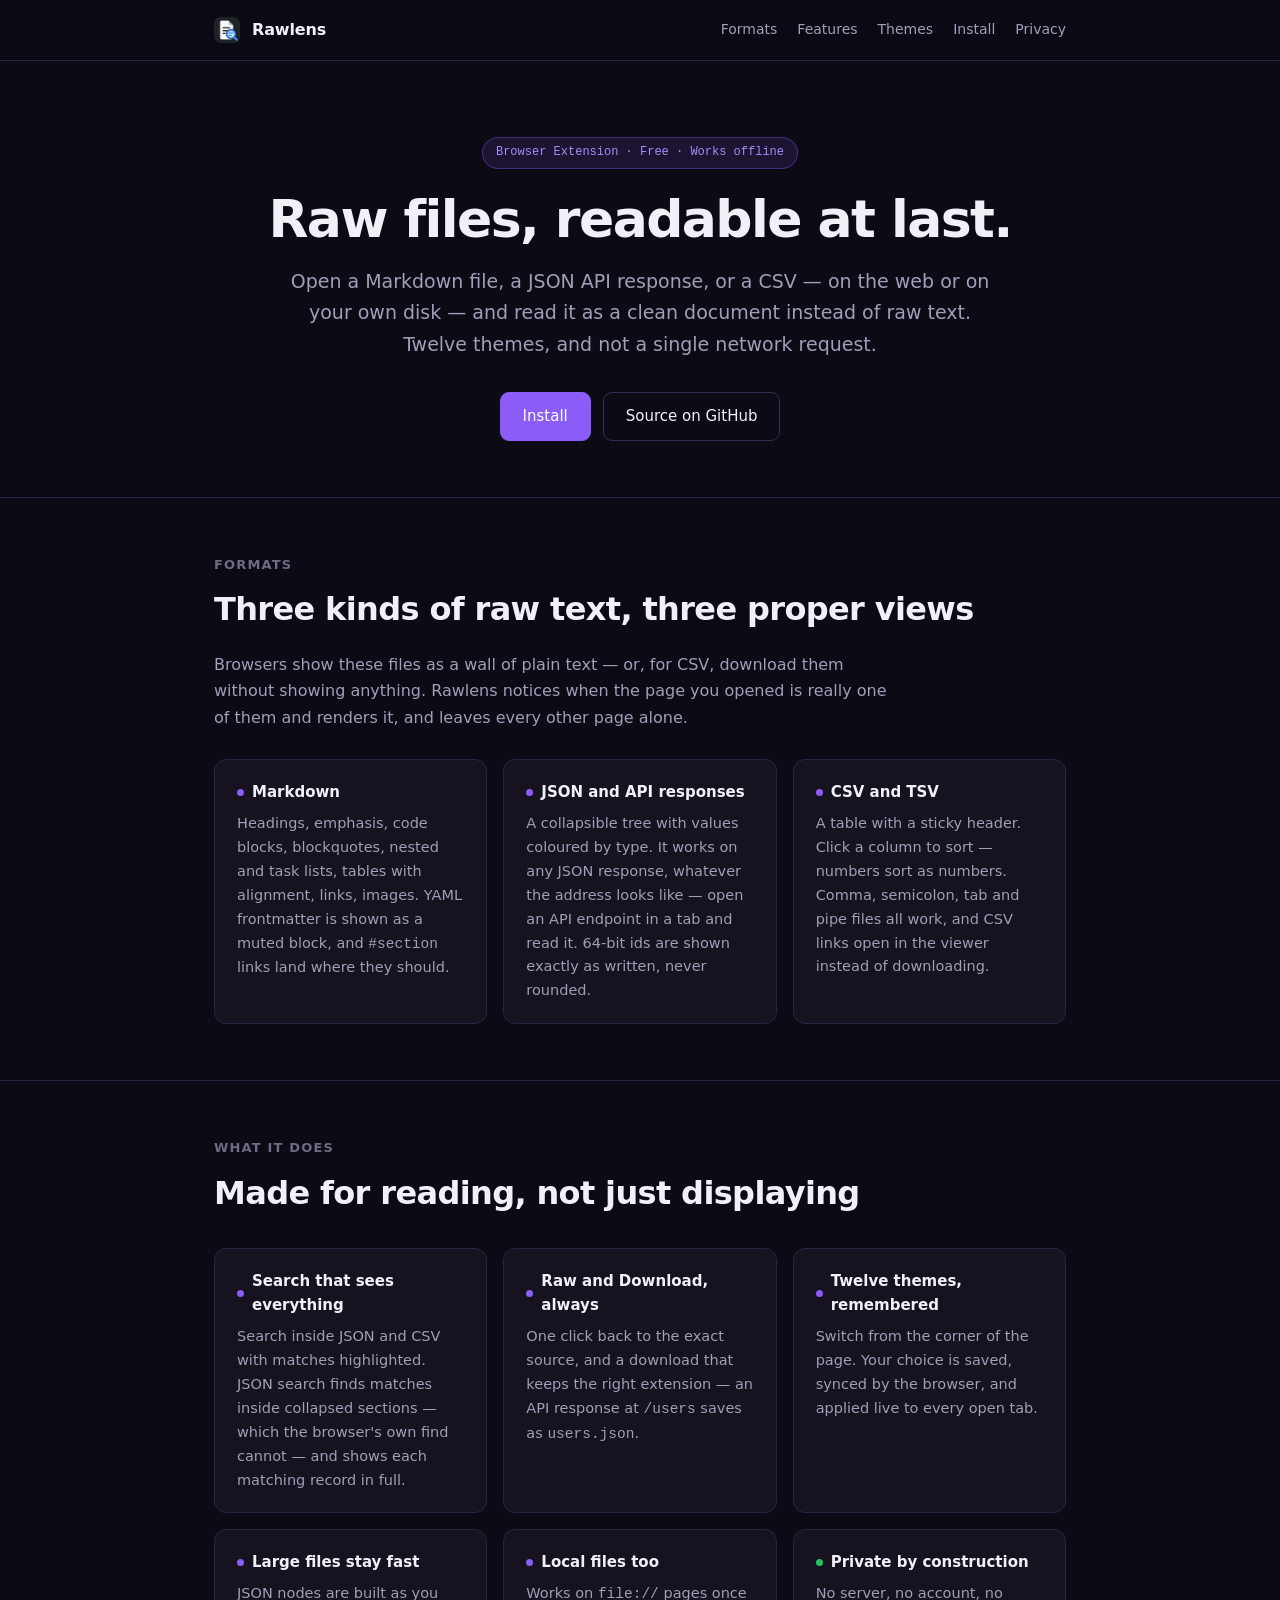
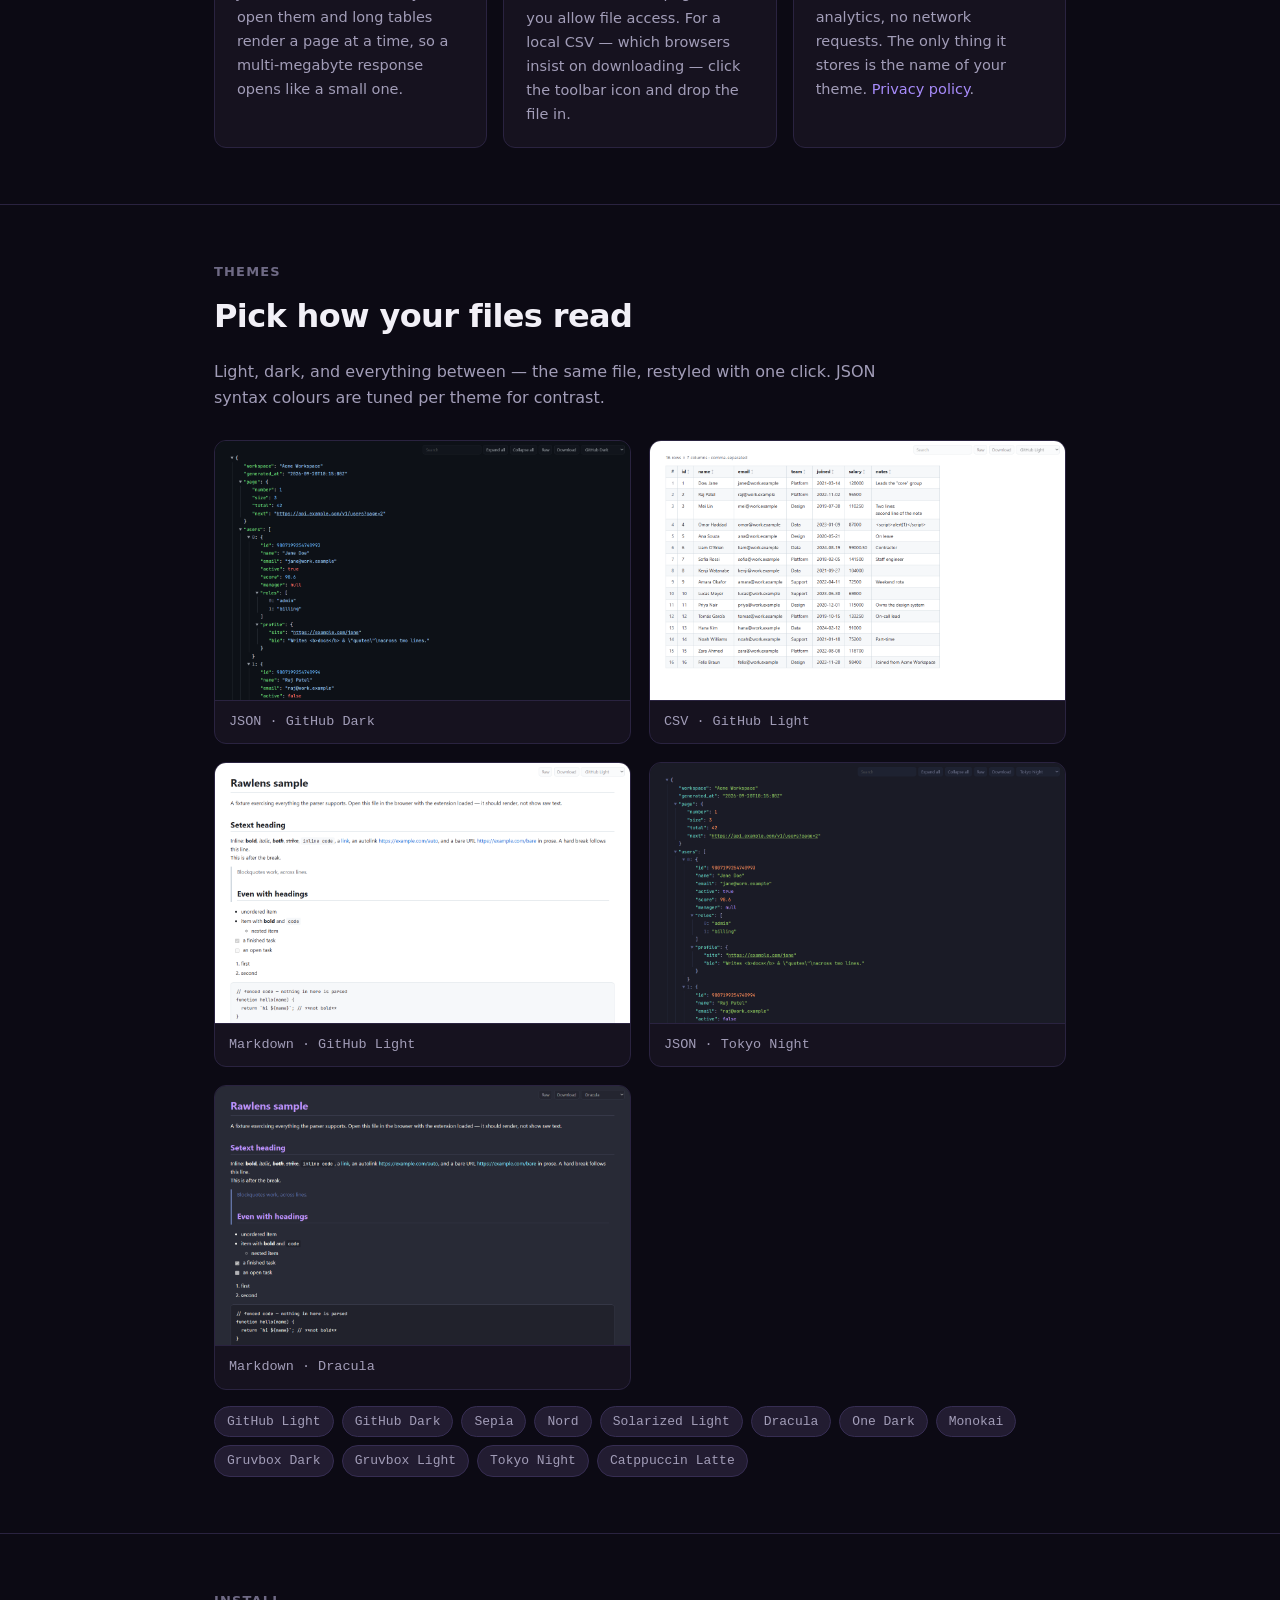
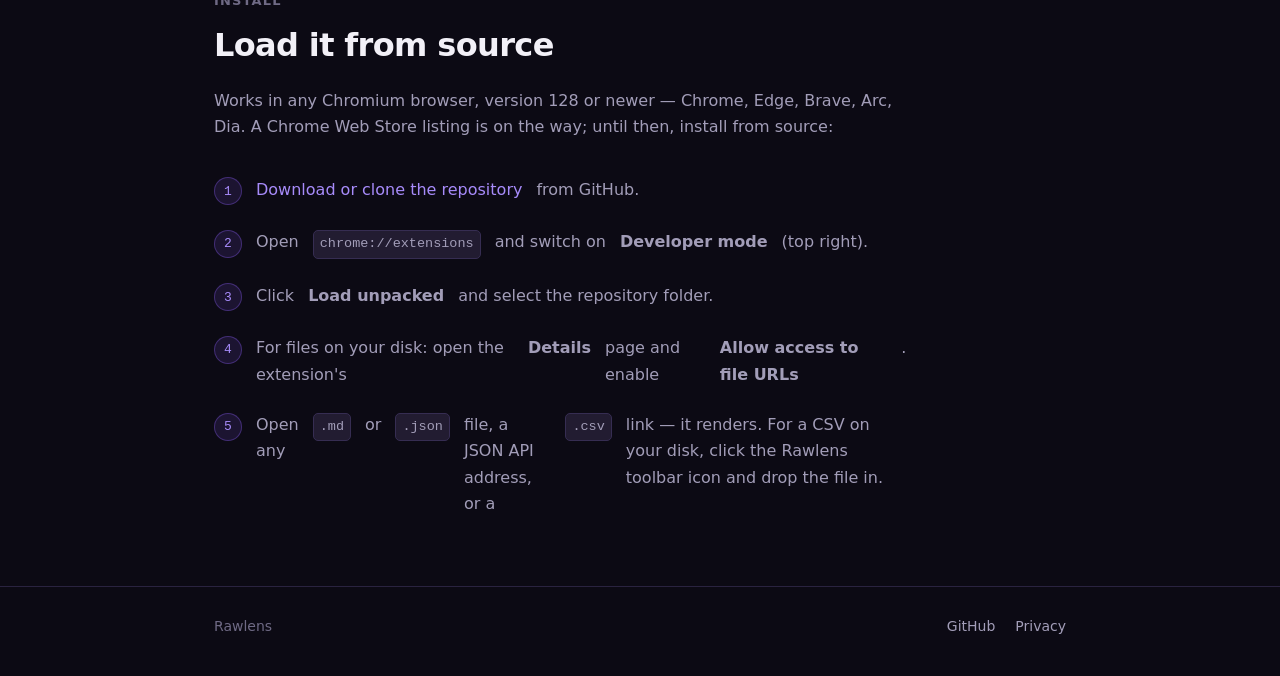
<file: index.html>
<!DOCTYPE html>
<html lang="en">
<head>
<meta charset="utf-8">
<meta name="viewport" content="width=device-width, initial-scale=1">
<title>Rawlens — Markdown, JSON &amp; CSV Viewer for your browser</title>
<meta name="description" content="A browser extension that opens Markdown, JSON (files and API responses) and CSV as clean, readable documents instead of raw text. Twelve themes. Works offline; nothing leaves your computer.">
<link rel="canonical" href="https://rawlens.kryl.dev/">
<meta property="og:title" content="Rawlens — Markdown, JSON &amp; CSV Viewer">
<meta property="og:description" content="Raw files, readable at last. Markdown, JSON and CSV rendered in your browser — nothing leaves your computer.">
<meta property="og:image" content="https://rawlens.kryl.dev/shots/screenshot-2-json-github-dark.png">
<meta property="og:url" content="https://rawlens.kryl.dev/">
<link rel="icon" href="favicon.svg" type="image/svg+xml">
<link rel="icon" href="favicon.png" type="image/png">
<link rel="stylesheet" href="style.css">
</head>
<body>

<header class="site">
  <div class="wrap">
    <img src="favicon.png" alt="">
    <span class="name">Rawlens</span>
    <nav>
      <a href="#formats">Formats</a>
      <a href="#features">Features</a>
      <a href="#themes">Themes</a>
      <a href="#install">Install</a>
      <a href="privacy.html">Privacy</a>
    </nav>
  </div>
</header>

<div class="wrap hero">
  <span class="badge">Browser Extension &middot; Free &middot; Works offline</span>
  <h1>Raw files, readable at last.</h1>
  <p class="lead">
    Open a Markdown file, a JSON API response, or a CSV — on the web or on your
    own disk — and read it as a clean document instead of raw text. Twelve
    themes, and not a single network request.
  </p>
  <div class="cta">
    <a class="btn primary" href="#install">Install</a>
    <a class="btn" href="https://github.com/CaptaiN785/rawlens">Source on GitHub</a>
  </div>
</div>

<section id="formats">
  <div class="wrap">
    <h2>Formats</h2>
    <h3 class="title">Three kinds of raw text, three proper views</h3>
    <p>
      Browsers show these files as a wall of plain text — or, for CSV, download
      them without showing anything. Rawlens notices when the page you opened
      is really one of them and renders it, and leaves every other page alone.
    </p>

    <div class="grid">
      <div class="card">
        <h4><span class="dot"></span>Markdown</h4>
        <p>Headings, emphasis, code blocks, blockquotes, nested and task lists,
           tables with alignment, links, images. YAML frontmatter is shown as a
           muted block, and <code>#section</code> links land where they should.</p>
      </div>
      <div class="card">
        <h4><span class="dot"></span>JSON and API responses</h4>
        <p>A collapsible tree with values coloured by type. It works on any JSON
           response, whatever the address looks like — open an API endpoint in a
           tab and read it. 64-bit ids are shown exactly as written, never rounded.</p>
      </div>
      <div class="card">
        <h4><span class="dot"></span>CSV and TSV</h4>
        <p>A table with a sticky header. Click a column to sort — numbers sort
           as numbers. Comma, semicolon, tab and pipe files all work, and CSV
           links open in the viewer instead of downloading.</p>
      </div>
    </div>
  </div>
</section>

<section id="features">
  <div class="wrap">
    <h2>What it does</h2>
    <h3 class="title">Made for reading, not just displaying</h3>

    <div class="grid">
      <div class="card">
        <h4><span class="dot"></span>Search that sees everything</h4>
        <p>Search inside JSON and CSV with matches highlighted. JSON search
           finds matches inside collapsed sections — which the browser's own
           find cannot — and shows each matching record in full.</p>
      </div>
      <div class="card">
        <h4><span class="dot"></span>Raw and Download, always</h4>
        <p>One click back to the exact source, and a download that keeps the
           right extension — an API response at <code>/users</code> saves as
           <code>users.json</code>.</p>
      </div>
      <div class="card">
        <h4><span class="dot"></span>Twelve themes, remembered</h4>
        <p>Switch from the corner of the page. Your choice is saved, synced by
           the browser, and applied live to every open tab.</p>
      </div>
      <div class="card">
        <h4><span class="dot"></span>Large files stay fast</h4>
        <p>JSON nodes are built as you open them and long tables render a page
           at a time, so a multi-megabyte response opens like a small one.</p>
      </div>
      <div class="card">
        <h4><span class="dot"></span>Local files too</h4>
        <p>Works on <code>file://</code> pages once you allow file access. For a
           local CSV — which browsers insist on downloading — click the toolbar
           icon and drop the file in.</p>
      </div>
      <div class="card">
        <h4><span class="dot green"></span>Private by construction</h4>
        <p>No server, no account, no analytics, no network requests. The only
           thing it stores is the name of your theme.
           <a href="privacy.html">Privacy policy</a>.</p>
      </div>
    </div>
  </div>
</section>

<section id="themes">
  <div class="wrap">
    <h2>Themes</h2>
    <h3 class="title">Pick how your files read</h3>
    <p>
      Light, dark, and everything between — the same file, restyled with one
      click. JSON syntax colours are tuned per theme for contrast.
    </p>

    <div class="gallery">
      <figure>
        <img src="shots/screenshot-2-json-github-dark.png" alt="A JSON API response rendered as a collapsible tree in the GitHub Dark theme" loading="lazy">
        <figcaption>JSON &middot; GitHub Dark</figcaption>
      </figure>
      <figure>
        <img src="shots/screenshot-3-csv-github-light.png" alt="A CSV file rendered as a sortable table in the GitHub Light theme" loading="lazy">
        <figcaption>CSV &middot; GitHub Light</figcaption>
      </figure>
      <figure>
        <img src="shots/screenshot-1-markdown-github-light.png" alt="A Markdown document rendered in the GitHub Light theme" loading="lazy">
        <figcaption>Markdown &middot; GitHub Light</figcaption>
      </figure>
      <figure>
        <img src="shots/screenshot-5-json-tokyo-night.png" alt="A JSON document rendered in the Tokyo Night theme" loading="lazy">
        <figcaption>JSON &middot; Tokyo Night</figcaption>
      </figure>
      <figure>
        <img src="shots/screenshot-4-markdown-dracula.png" alt="A Markdown document rendered in the Dracula theme" loading="lazy">
        <figcaption>Markdown &middot; Dracula</figcaption>
      </figure>
    </div>

    <div class="theme-list">
      <span>GitHub Light</span><span>GitHub Dark</span><span>Sepia</span>
      <span>Nord</span><span>Solarized Light</span><span>Dracula</span>
      <span>One Dark</span><span>Monokai</span><span>Gruvbox Dark</span>
      <span>Gruvbox Light</span><span>Tokyo Night</span><span>Catppuccin Latte</span>
    </div>
  </div>
</section>

<section id="install">
  <div class="wrap">
    <h2>Install</h2>
    <h3 class="title">Load it from source</h3>
    <p>
      Works in any Chromium browser, version 128 or newer — Chrome, Edge, Brave,
      Arc, Dia. A Chrome Web Store listing is on the way; until then, install
      from source:
    </p>

    <ol class="steps">
      <li><a href="https://github.com/CaptaiN785/rawlens">Download or clone the repository</a> from GitHub.</li>
      <li>Open <code>chrome://extensions</code> and switch on <strong>Developer mode</strong> (top right).</li>
      <li>Click <strong>Load unpacked</strong> and select the repository folder.</li>
      <li>For files on your disk: open the extension's <strong>Details</strong> page and enable
          <strong>Allow access to file URLs</strong>.</li>
      <li>Open any <code>.md</code> or <code>.json</code> file, a JSON API address, or a <code>.csv</code> link — it renders.
          For a CSV on your disk, click the Rawlens toolbar icon and drop the file in.</li>
    </ol>
  </div>
</section>

<footer class="site">
  <div class="wrap">
    <span>Rawlens</span>
    <span class="spacer"></span>
    <a href="https://github.com/CaptaiN785/rawlens">GitHub</a>
    <a href="privacy.html">Privacy</a>
  </div>
</footer>

</body>
</html>
</file>
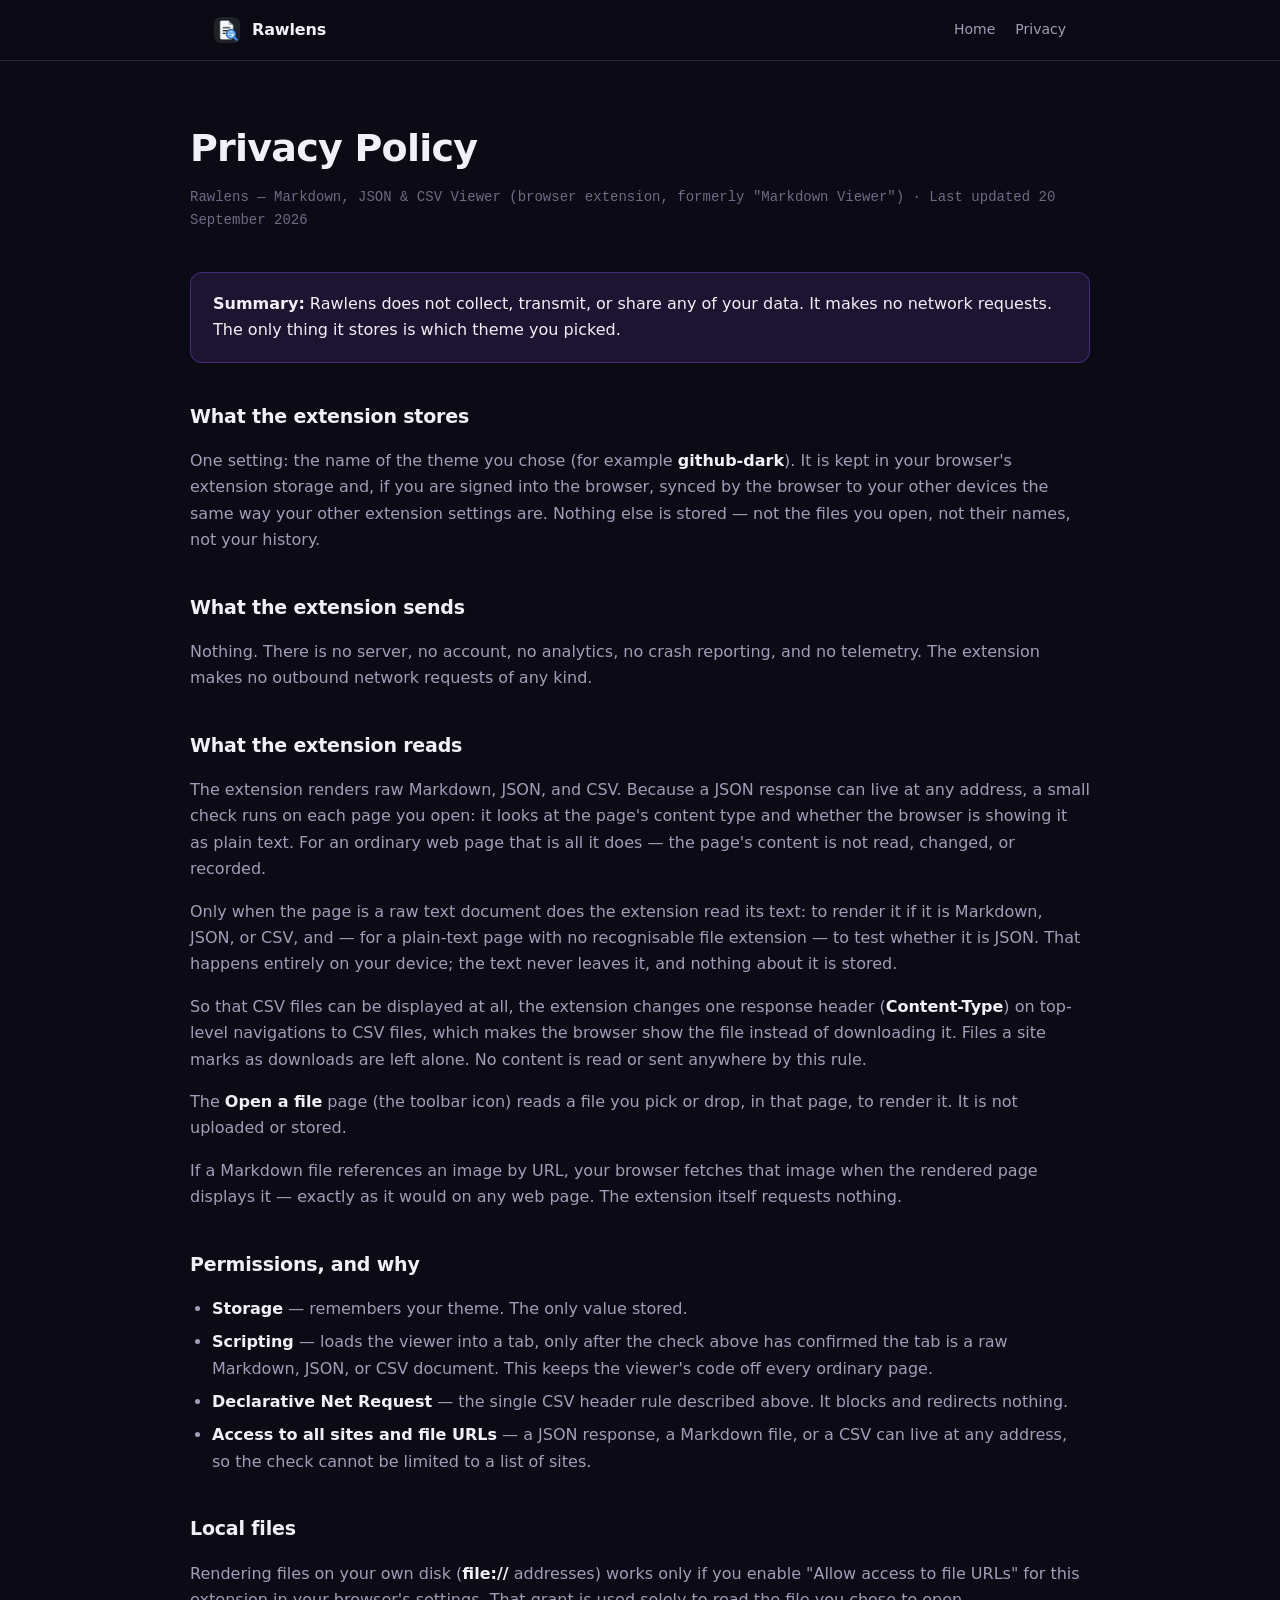
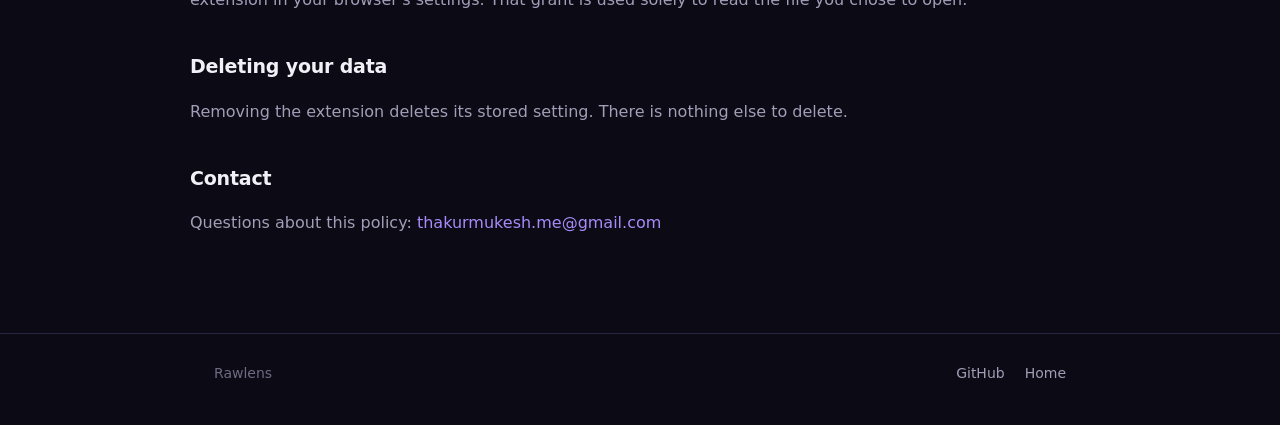
<file: privacy.html>
<!DOCTYPE html>
<html lang="en">
<head>
<meta charset="utf-8">
<meta name="viewport" content="width=device-width, initial-scale=1">
<title>Privacy Policy — Rawlens</title>
<meta name="description" content="Privacy policy for the Rawlens browser extension (Markdown, JSON &amp; CSV viewer). No data is collected or transmitted; the extension makes no network requests.">
<link rel="canonical" href="https://rawlens.kryl.dev/privacy.html">
<link rel="icon" href="favicon.svg" type="image/svg+xml">
<link rel="icon" href="favicon.png" type="image/png">
<link rel="stylesheet" href="style.css">
</head>
<body>

<header class="site">
  <div class="wrap">
    <img src="favicon.png" alt="">
    <span class="name">Rawlens</span>
    <nav>
      <a href="index.html">Home</a>
      <a href="privacy.html">Privacy</a>
    </nav>
  </div>
</header>

<div class="wrap prose">

  <h1>Privacy Policy</h1>
  <p class="updated">Rawlens — Markdown, JSON &amp; CSV Viewer (browser extension, formerly "Markdown Viewer") &middot; Last updated 20 September 2026</p>

  <div class="callout">
    <p>
      <strong>Summary:</strong> Rawlens does not collect, transmit, or share any of
      your data. It makes no network requests. The only thing it stores is which
      theme you picked.
    </p>
  </div>

  <h2>What the extension stores</h2>
  <p>
    One setting: the name of the theme you chose (for example
    <strong>github-dark</strong>). It is kept in your browser's extension storage and,
    if you are signed into the browser, synced by the browser to your other devices the
    same way your other extension settings are. Nothing else is stored — not the files
    you open, not their names, not your history.
  </p>

  <h2>What the extension sends</h2>
  <p>
    Nothing. There is no server, no account, no analytics, no crash reporting, and no
    telemetry. The extension makes no outbound network requests of any kind.
  </p>

  <h2>What the extension reads</h2>
  <p>
    The extension renders raw Markdown, JSON, and CSV. Because a JSON response can live
    at any address, a small check runs on each page you open: it looks at the page's
    content type and whether the browser is showing it as plain text. For an ordinary
    web page that is all it does — the page's content is not read, changed, or recorded.
  </p>
  <p>
    Only when the page is a raw text document does the extension read its text: to
    render it if it is Markdown, JSON, or CSV, and — for a plain-text page with no
    recognisable file extension — to test whether it is JSON. That happens entirely on
    your device; the text never leaves it, and nothing about it is stored.
  </p>
  <p>
    So that CSV files can be displayed at all, the extension changes one response header
    (<strong>Content-Type</strong>) on top-level navigations to CSV files, which makes
    the browser show the file instead of downloading it. Files a site marks as downloads
    are left alone. No content is read or sent anywhere by this rule.
  </p>
  <p>
    The <strong>Open a file</strong> page (the toolbar icon) reads a file you pick or
    drop, in that page, to render it. It is not uploaded or stored.
  </p>
  <p>
    If a Markdown file references an image by URL, your browser fetches that image when
    the rendered page displays it — exactly as it would on any web page. The extension
    itself requests nothing.
  </p>

  <h2>Permissions, and why</h2>
  <ul>
    <li><strong>Storage</strong> — remembers your theme. The only value stored.</li>
    <li><strong>Scripting</strong> — loads the viewer into a tab, only after the check
        above has confirmed the tab is a raw Markdown, JSON, or CSV document. This keeps
        the viewer's code off every ordinary page.</li>
    <li><strong>Declarative Net Request</strong> — the single CSV header rule described
        above. It blocks and redirects nothing.</li>
    <li><strong>Access to all sites and file URLs</strong> — a JSON response, a Markdown
        file, or a CSV can live at any address, so the check cannot be limited to a list
        of sites.</li>
  </ul>

  <h2>Local files</h2>
  <p>
    Rendering files on your own disk (<strong>file://</strong> addresses) works only if
    you enable "Allow access to file URLs" for this extension in your browser's
    settings. That grant is used solely to read the file you chose to open.
  </p>

  <h2>Deleting your data</h2>
  <p>
    Removing the extension deletes its stored setting. There is nothing else to delete.
  </p>

  <h2>Contact</h2>
  <p>
    Questions about this policy: <a href="mailto:thakurmukesh.me@gmail.com">thakurmukesh.me@gmail.com</a>
  </p>

</div>

<footer class="site">
  <div class="wrap">
    <span>Rawlens</span>
    <span class="spacer"></span>
    <a href="https://github.com/CaptaiN785/rawlens">GitHub</a>
    <a href="index.html">Home</a>
  </div>
</footer>

</body>
</html>
</file>
<file: style.css>
:root {
  --bg:            #0c0a14;
  --bg-2:          #131022;
  --surface:       #16121f;
  --surface-2:     #221c31;
  --border:        #2a2340;
  --border-2:      #362d52;
  --accent:        #8b5cf6;
  --accent-light:  #a78bfa;
  --accent-dim:    rgba(139, 92, 246, .13);
  --accent-border: rgba(139, 92, 246, .35);
  --text:          #f2f0f7;
  --text-2:        #a29db8;
  --text-3:        #6f6a85;
  --green:         #22c55e;
  --mono:          ui-monospace, SFMono-Regular, "JetBrains Mono", Menlo, monospace;
  --body:          system-ui, -apple-system, "Segoe UI", Roboto, sans-serif;
}

* { box-sizing: border-box; }

html { scroll-behavior: smooth; }
@media (prefers-reduced-motion: reduce) { html { scroll-behavior: auto; } }

body {
  margin: 0;
  background: var(--bg);
  color: var(--text);
  font-family: var(--body);
  font-size: 16px;
  line-height: 1.65;
  -webkit-font-smoothing: antialiased;
}

.wrap { max-width: 900px; margin: 0 auto; padding: 0 24px; }

a { color: var(--accent-light); text-decoration: none; }
a:hover { text-decoration: underline; }

/* ── header ─────────────────────────────────────────────────────────────── */

header.site {
  border-bottom: 1px solid var(--border);
  background: rgba(12, 10, 20, .85);
  backdrop-filter: blur(8px);
  position: sticky; top: 0; z-index: 10;
}
header.site .wrap {
  display: flex; align-items: center; gap: 12px;
  height: 60px;
}
header.site img { width: 26px; height: 26px; border-radius: 6px; }
header.site .name { font-weight: 600; letter-spacing: -.01em; }
header.site nav { margin-left: auto; display: flex; gap: 20px; font-size: 14px; }
header.site nav a { color: var(--text-2); }
header.site nav a:hover { color: var(--text); text-decoration: none; }

/* ── hero ───────────────────────────────────────────────────────────────── */

.hero { padding: 76px 0 56px; text-align: center; }
.badge {
  display: inline-block;
  font-size: 12px; font-family: var(--mono);
  color: var(--accent-light);
  background: var(--accent-dim);
  border: 1px solid var(--accent-border);
  border-radius: 999px;
  padding: 5px 13px;
  margin-bottom: 22px;
}
.hero h1 {
  font-size: clamp(34px, 6vw, 52px);
  line-height: 1.1;
  letter-spacing: -.03em;
  margin: 0 0 18px;
}
.hero p.lead {
  font-size: 19px;
  color: var(--text-2);
  max-width: 60ch;
  margin: 0 auto 32px;
}

.cta { display: flex; gap: 12px; justify-content: center; flex-wrap: wrap; }
.btn {
  display: inline-block;
  padding: 11px 22px;
  border-radius: 9px;
  font-weight: 500;
  font-size: 15px;
  border: 1px solid var(--border-2);
  color: var(--text);
}
.btn:hover { text-decoration: none; border-color: var(--accent-border); }
.btn.primary {
  background: var(--accent);
  border-color: var(--accent);
  color: #fff;
}
.btn.primary:hover { filter: brightness(1.1); }

/* ── sections ───────────────────────────────────────────────────────────── */

section { padding: 56px 0; border-top: 1px solid var(--border); }
section h2 {
  font-size: 13px; text-transform: uppercase; letter-spacing: .09em;
  color: var(--text-3); margin: 0 0 8px; font-weight: 600;
}
section h3.title {
  font-size: clamp(24px, 4vw, 32px);
  letter-spacing: -.02em;
  margin: 0 0 14px;
}
section p { color: var(--text-2); max-width: 68ch; }

.grid {
  display: grid;
  grid-template-columns: repeat(auto-fit, minmax(240px, 1fr));
  gap: 16px;
  margin-top: 28px;
}
.card {
  background: var(--surface);
  border: 1px solid var(--border);
  border-radius: 12px;
  padding: 20px 22px;
}
.card h4 {
  margin: 0 0 7px;
  font-size: 15px;
  display: flex; align-items: center; gap: 8px;
}
.card p { margin: 0; font-size: 14.5px; color: var(--text-2); }
.dot {
  width: 7px; height: 7px; border-radius: 50%;
  background: var(--accent); flex: 0 0 auto;
}
.dot.green { background: var(--green); }

kbd {
  font-family: var(--mono); font-size: 12.5px;
  background: var(--surface-2);
  border: 1px solid var(--border-2);
  border-bottom-width: 2px;
  border-radius: 5px;
  padding: 2px 6px;
  color: var(--text);
}

/* ── theme gallery ──────────────────────────────────────────────────────── */

.gallery {
  display: grid;
  grid-template-columns: repeat(auto-fit, minmax(280px, 1fr));
  gap: 18px;
  margin-top: 28px;
}
.gallery figure {
  margin: 0;
  background: var(--surface);
  border: 1px solid var(--border);
  border-radius: 12px;
  overflow: hidden;
}
.gallery img {
  display: block;
  width: 100%;
  height: auto;
  border-bottom: 1px solid var(--border);
}
.gallery figcaption {
  padding: 10px 14px;
  font-size: 13.5px;
  font-family: var(--mono);
  color: var(--text-2);
}
.theme-list { margin-top: 16px; display: flex; flex-wrap: wrap; gap: 8px; }
.theme-list span {
  font-size: 13px; font-family: var(--mono);
  background: var(--surface-2);
  border: 1px solid var(--border-2);
  border-radius: 999px;
  padding: 4px 12px;
  color: var(--text-2);
}

/* ── install steps ──────────────────────────────────────────────────────── */

ol.steps { margin: 24px 0 0; padding-left: 0; counter-reset: step; list-style: none; }
ol.steps li {
  counter-increment: step;
  display: flex; gap: 14px; align-items: baseline;
  padding: 12px 0;
  color: var(--text-2);
  max-width: 68ch;
}
ol.steps li::before {
  content: counter(step);
  flex: 0 0 26px; height: 26px;
  display: inline-flex; align-items: center; justify-content: center;
  background: var(--accent-dim);
  border: 1px solid var(--accent-border);
  color: var(--accent-light);
  border-radius: 50%;
  font-size: 13px; font-family: var(--mono);
}
ol.steps code {
  font-family: var(--mono); font-size: 13.5px;
  background: var(--surface-2);
  border: 1px solid var(--border-2);
  border-radius: 5px;
  padding: 2px 6px;
}

/* ── prose (privacy page) ───────────────────────────────────────────────── */

.prose { padding: 56px 0 80px; }
.prose h1 { font-size: clamp(28px, 5vw, 38px); letter-spacing: -.02em; margin: 0 0 6px; }
.prose .updated { color: var(--text-3); font-size: 14px; font-family: var(--mono); margin: 0 0 40px; }
.prose h2 {
  font-size: 19px; text-transform: none; letter-spacing: -.01em;
  color: var(--text); margin: 38px 0 10px; font-weight: 600;
}
.prose p, .prose li { color: var(--text-2); }
.prose ul { padding-left: 22px; }
.prose li { margin-bottom: 7px; }
.prose strong { color: var(--text); font-weight: 600; }

.callout {
  background: var(--accent-dim);
  border: 1px solid var(--accent-border);
  border-radius: 12px;
  padding: 18px 22px;
  margin: 28px 0;
}
.callout p { margin: 0; color: var(--text); }

/* ── footer ─────────────────────────────────────────────────────────────── */

footer.site {
  border-top: 1px solid var(--border);
  padding: 28px 0 40px;
  color: var(--text-3);
  font-size: 14px;
}
footer.site .wrap { display: flex; gap: 20px; align-items: center; flex-wrap: wrap; }
footer.site a { color: var(--text-2); }
footer.site .spacer { flex: 1 1 auto; }
</file>
